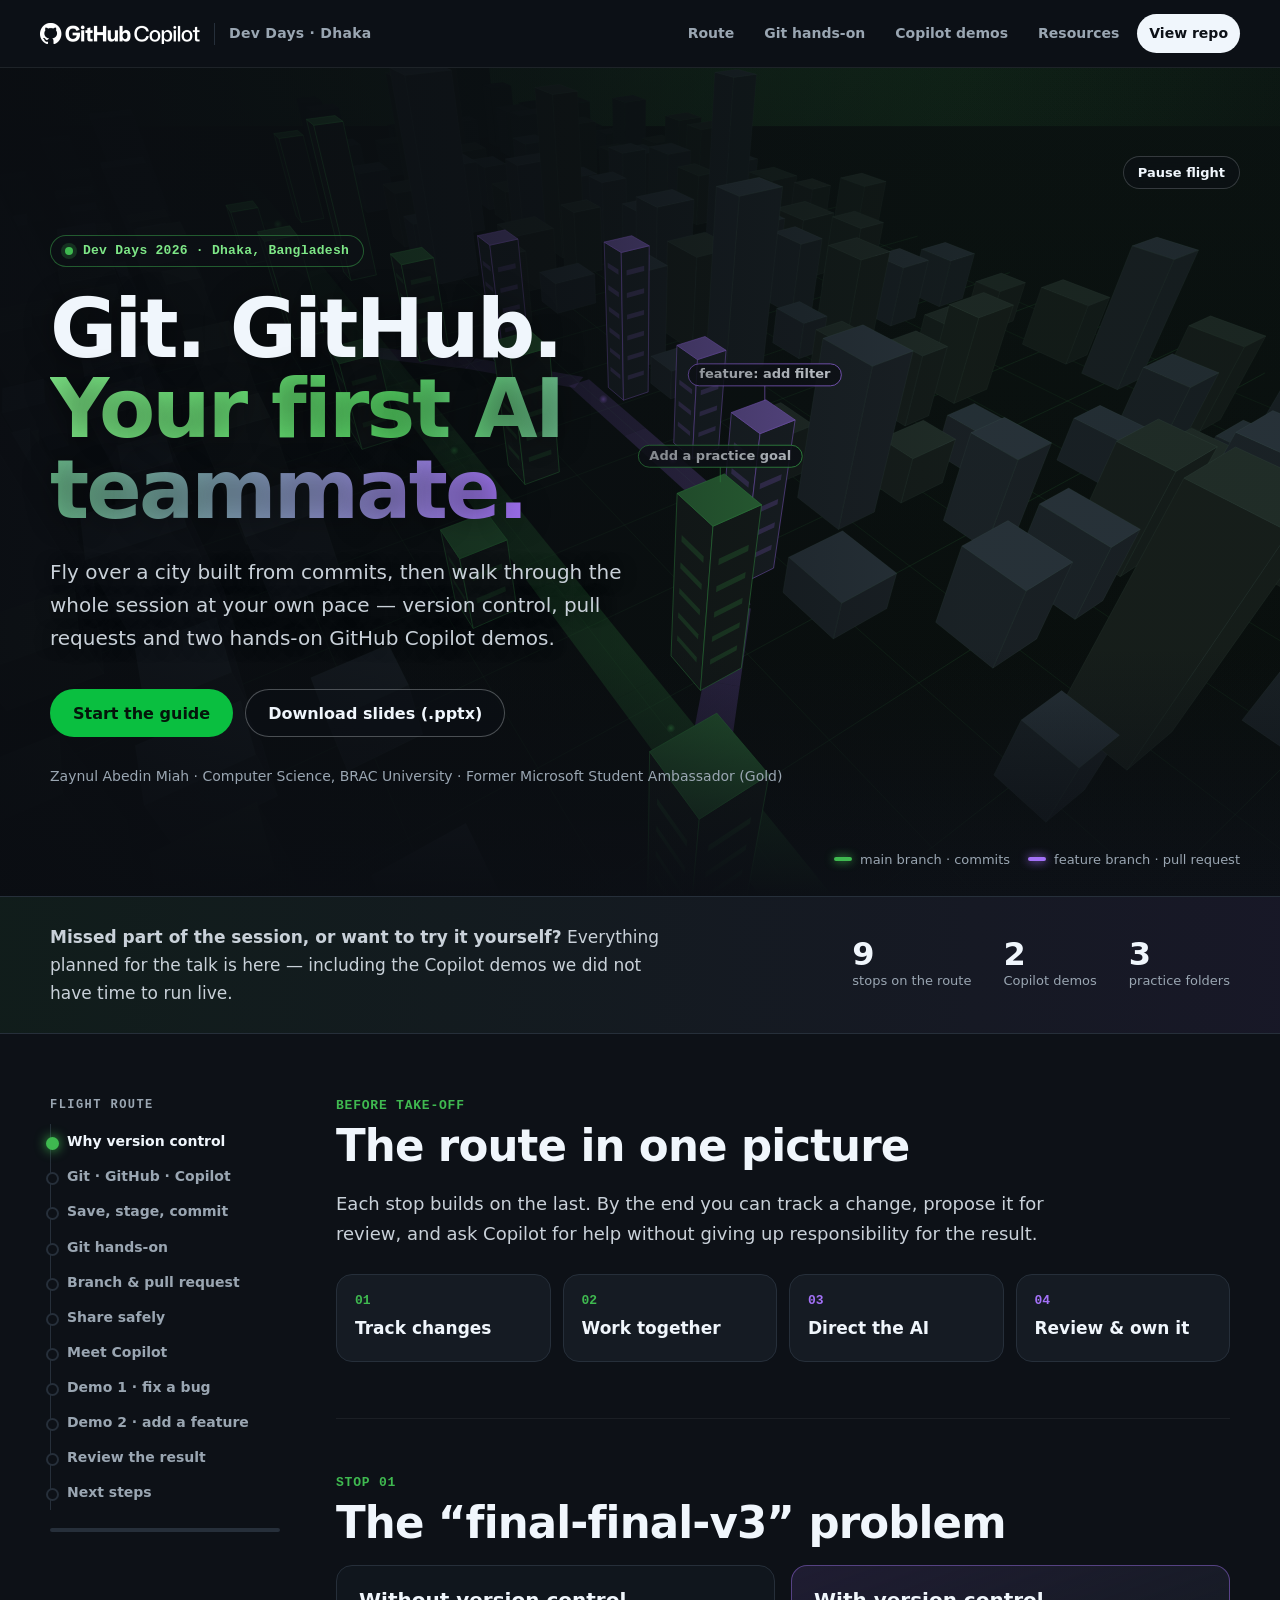
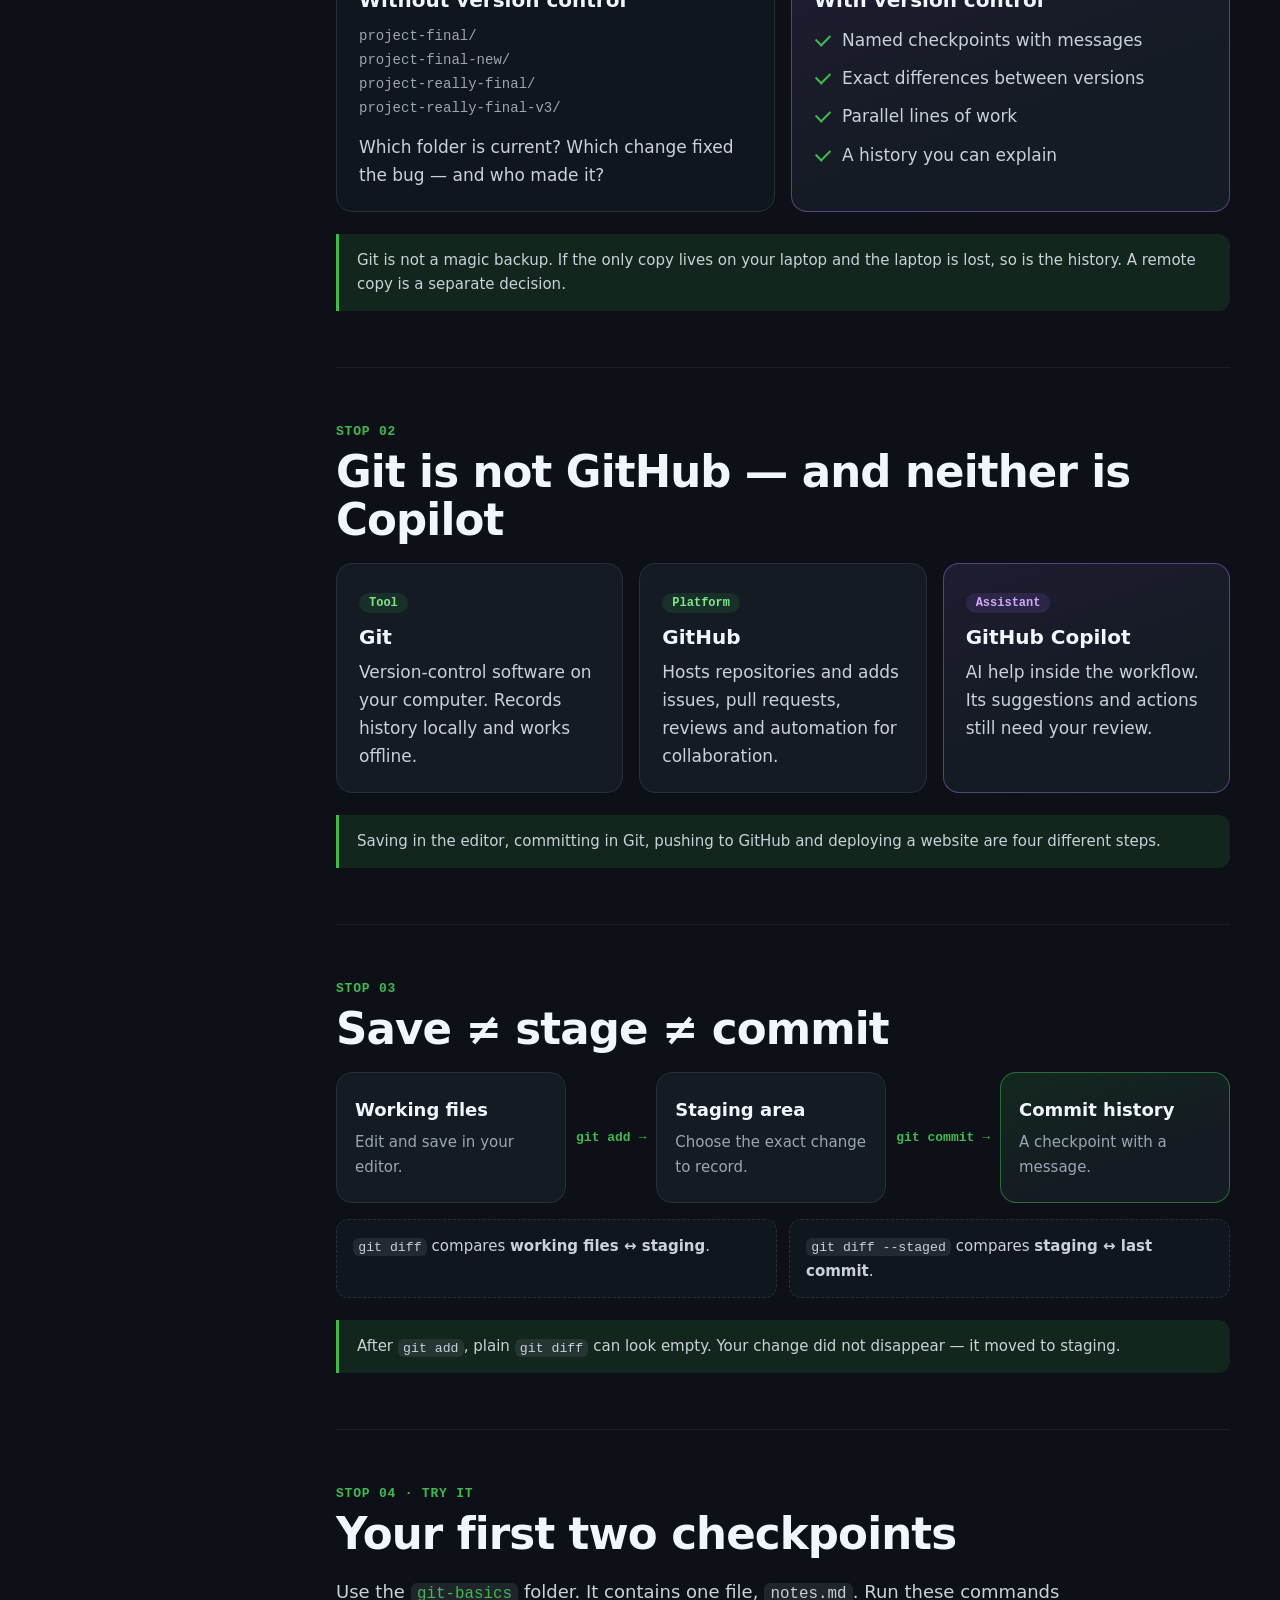
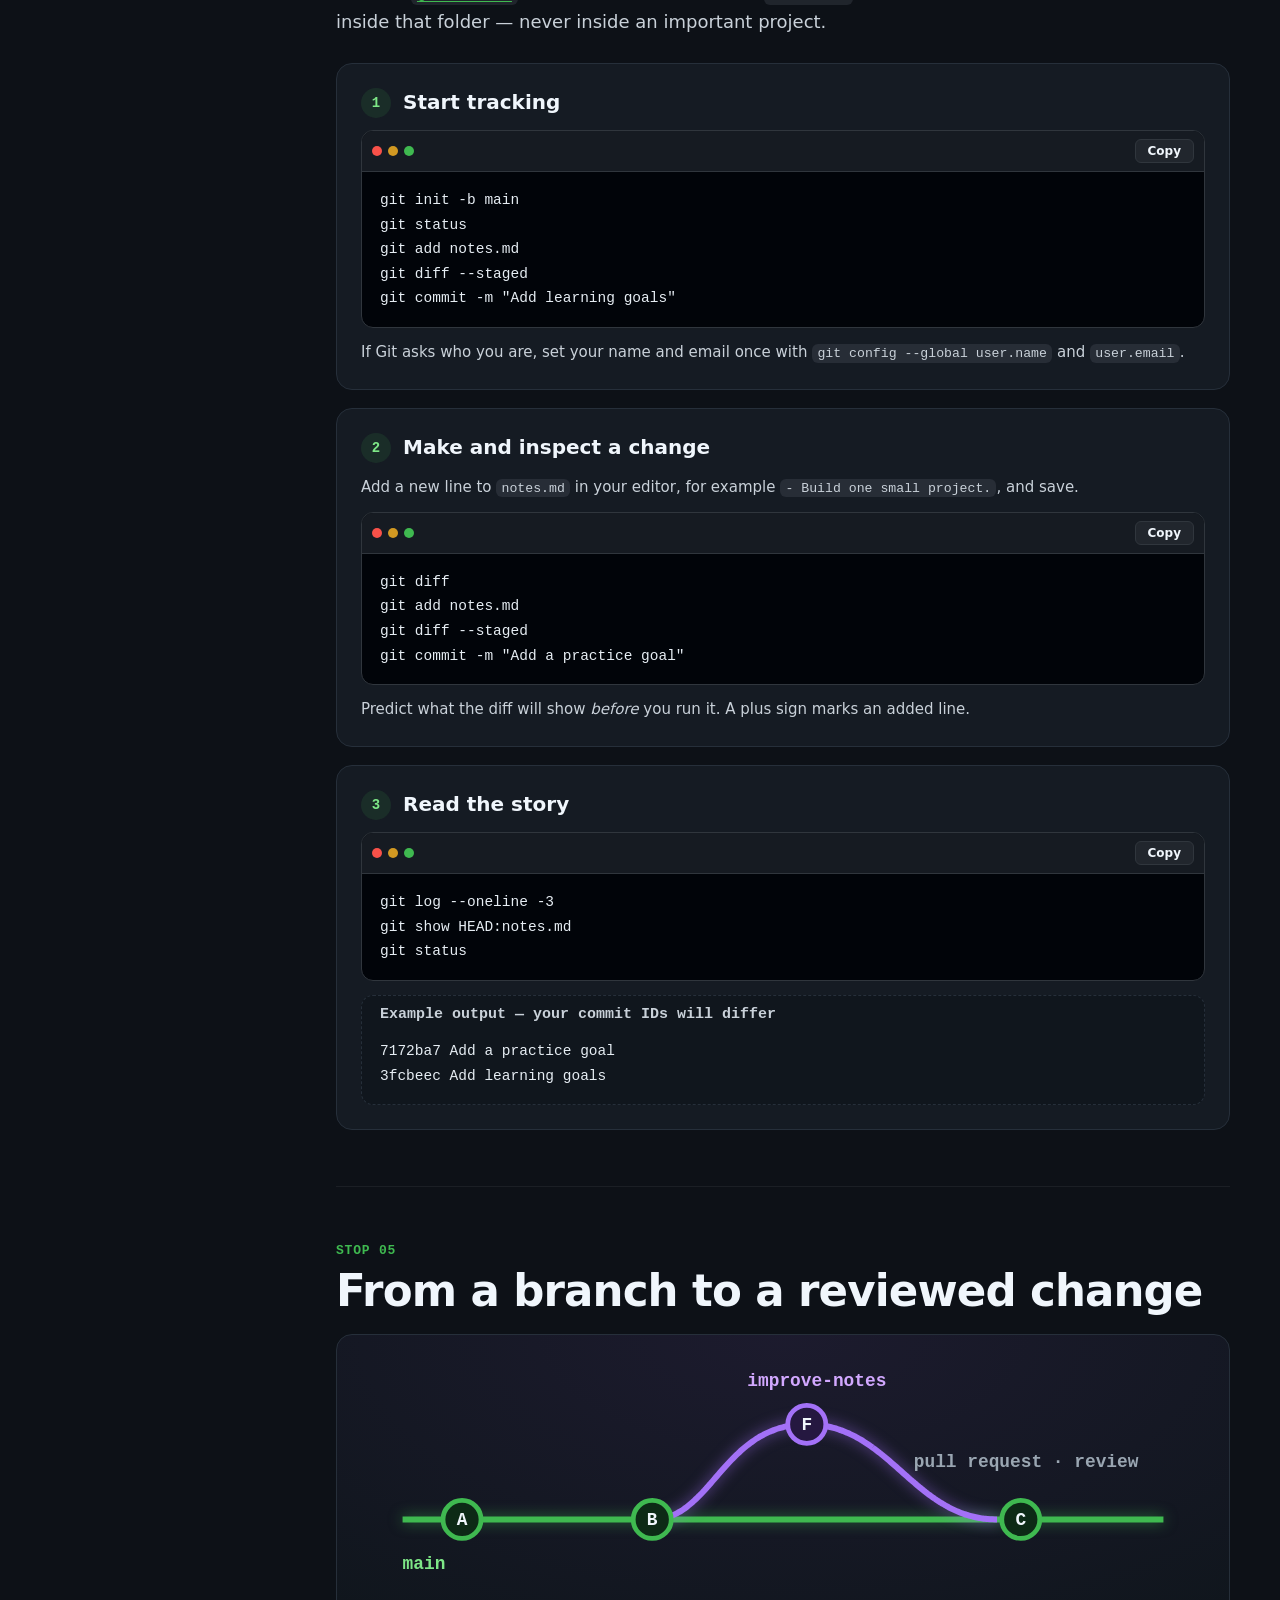
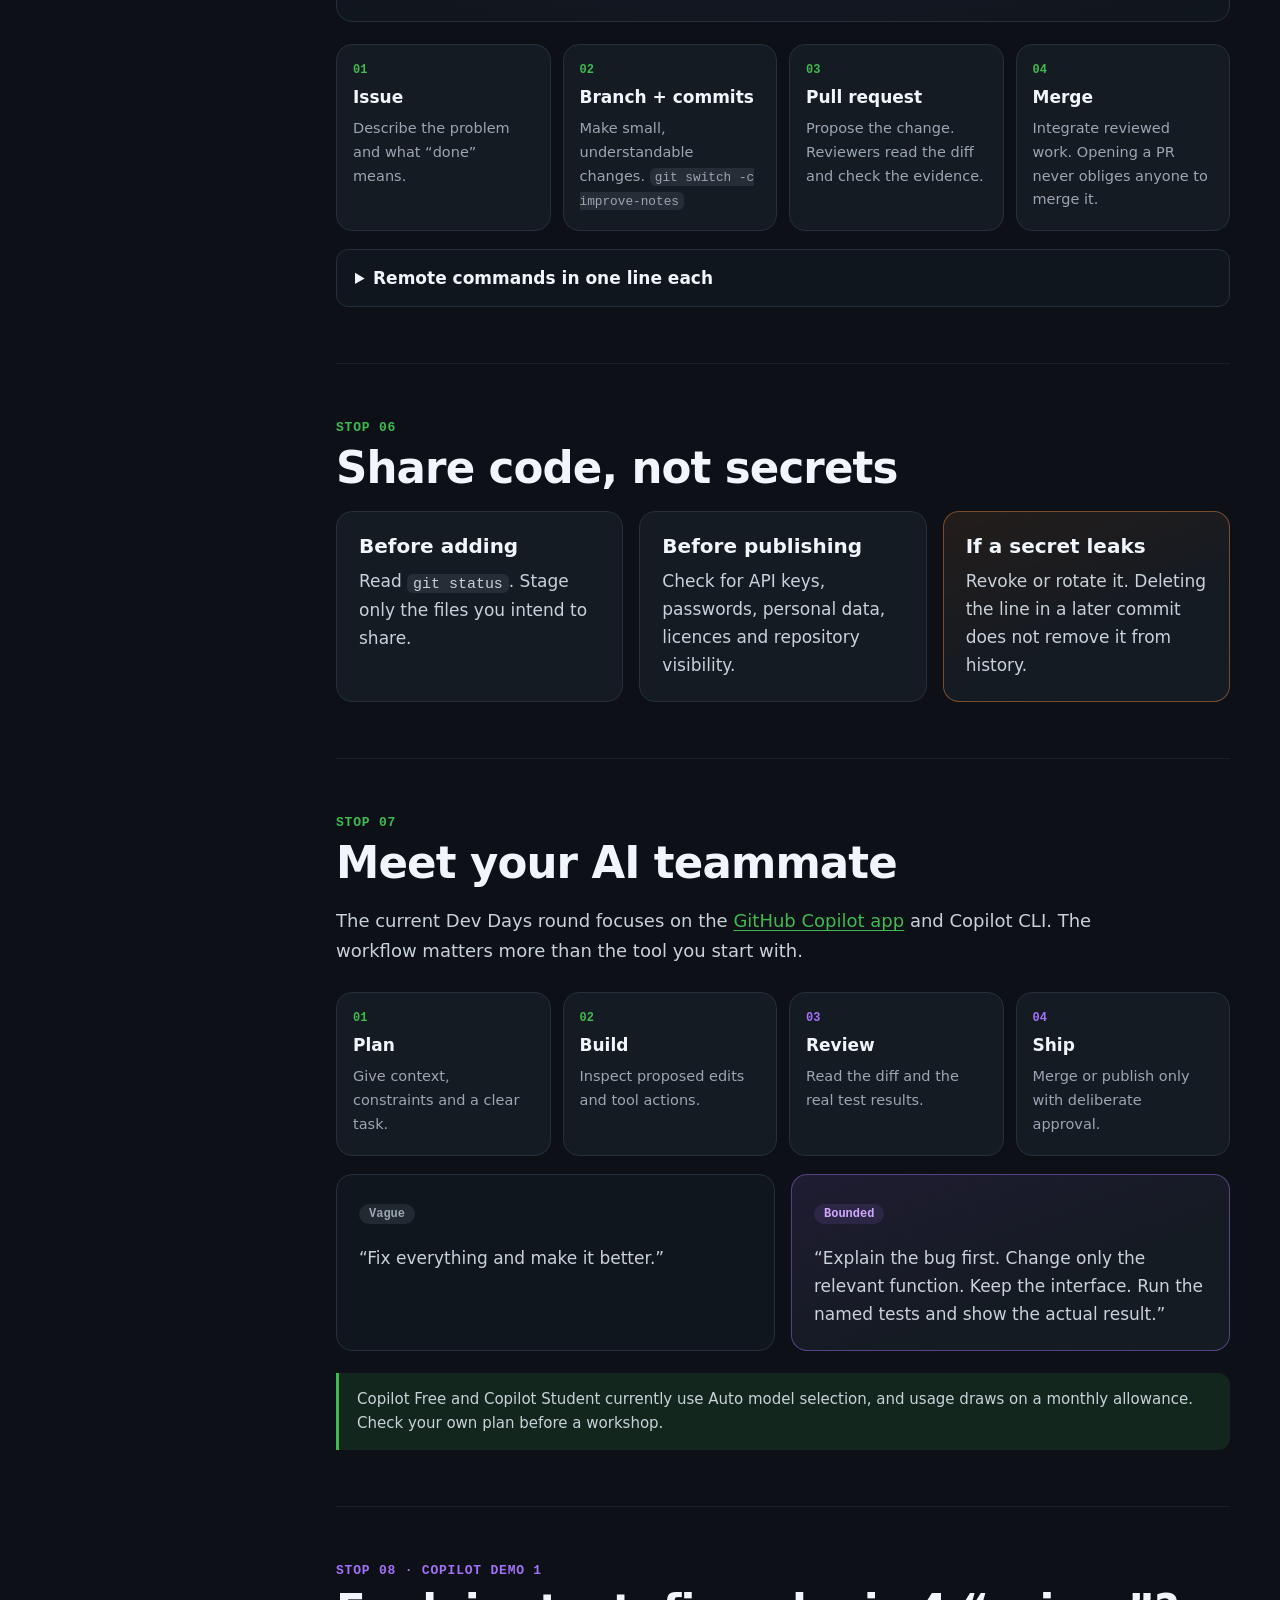
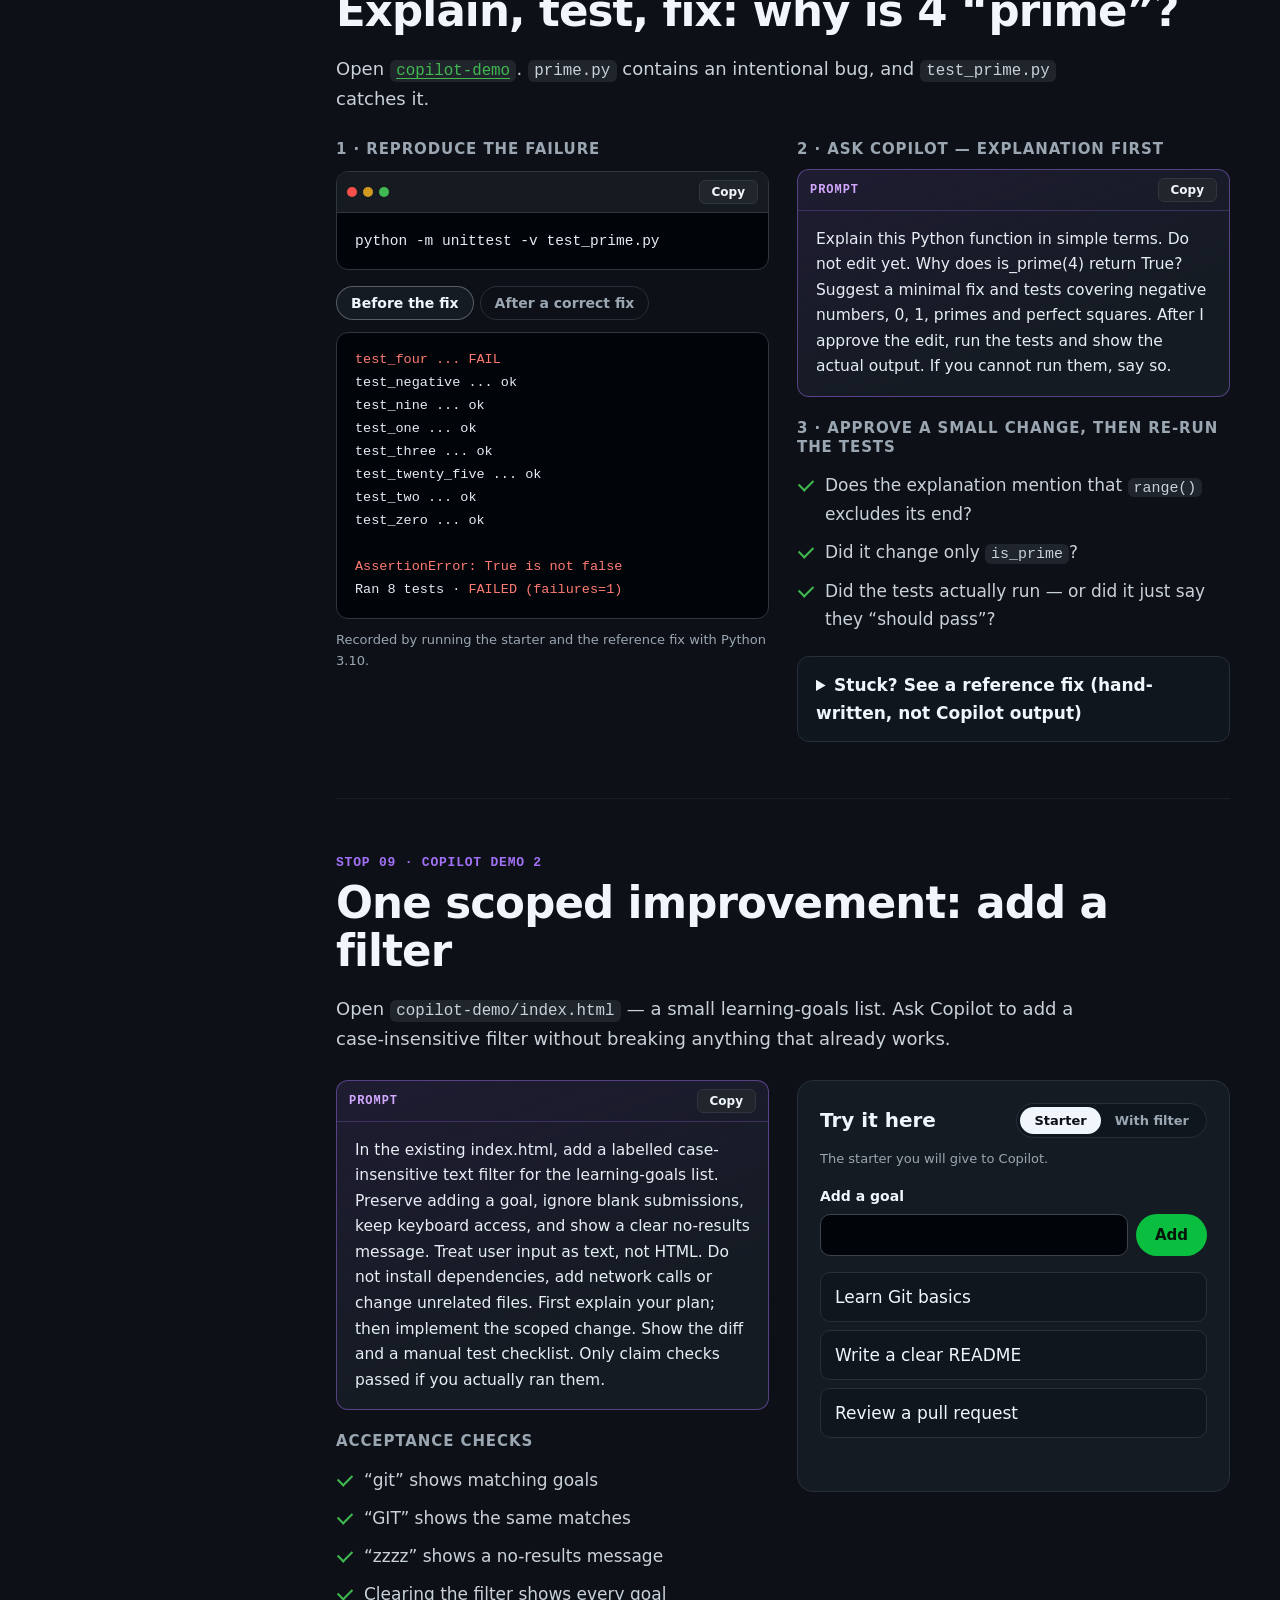
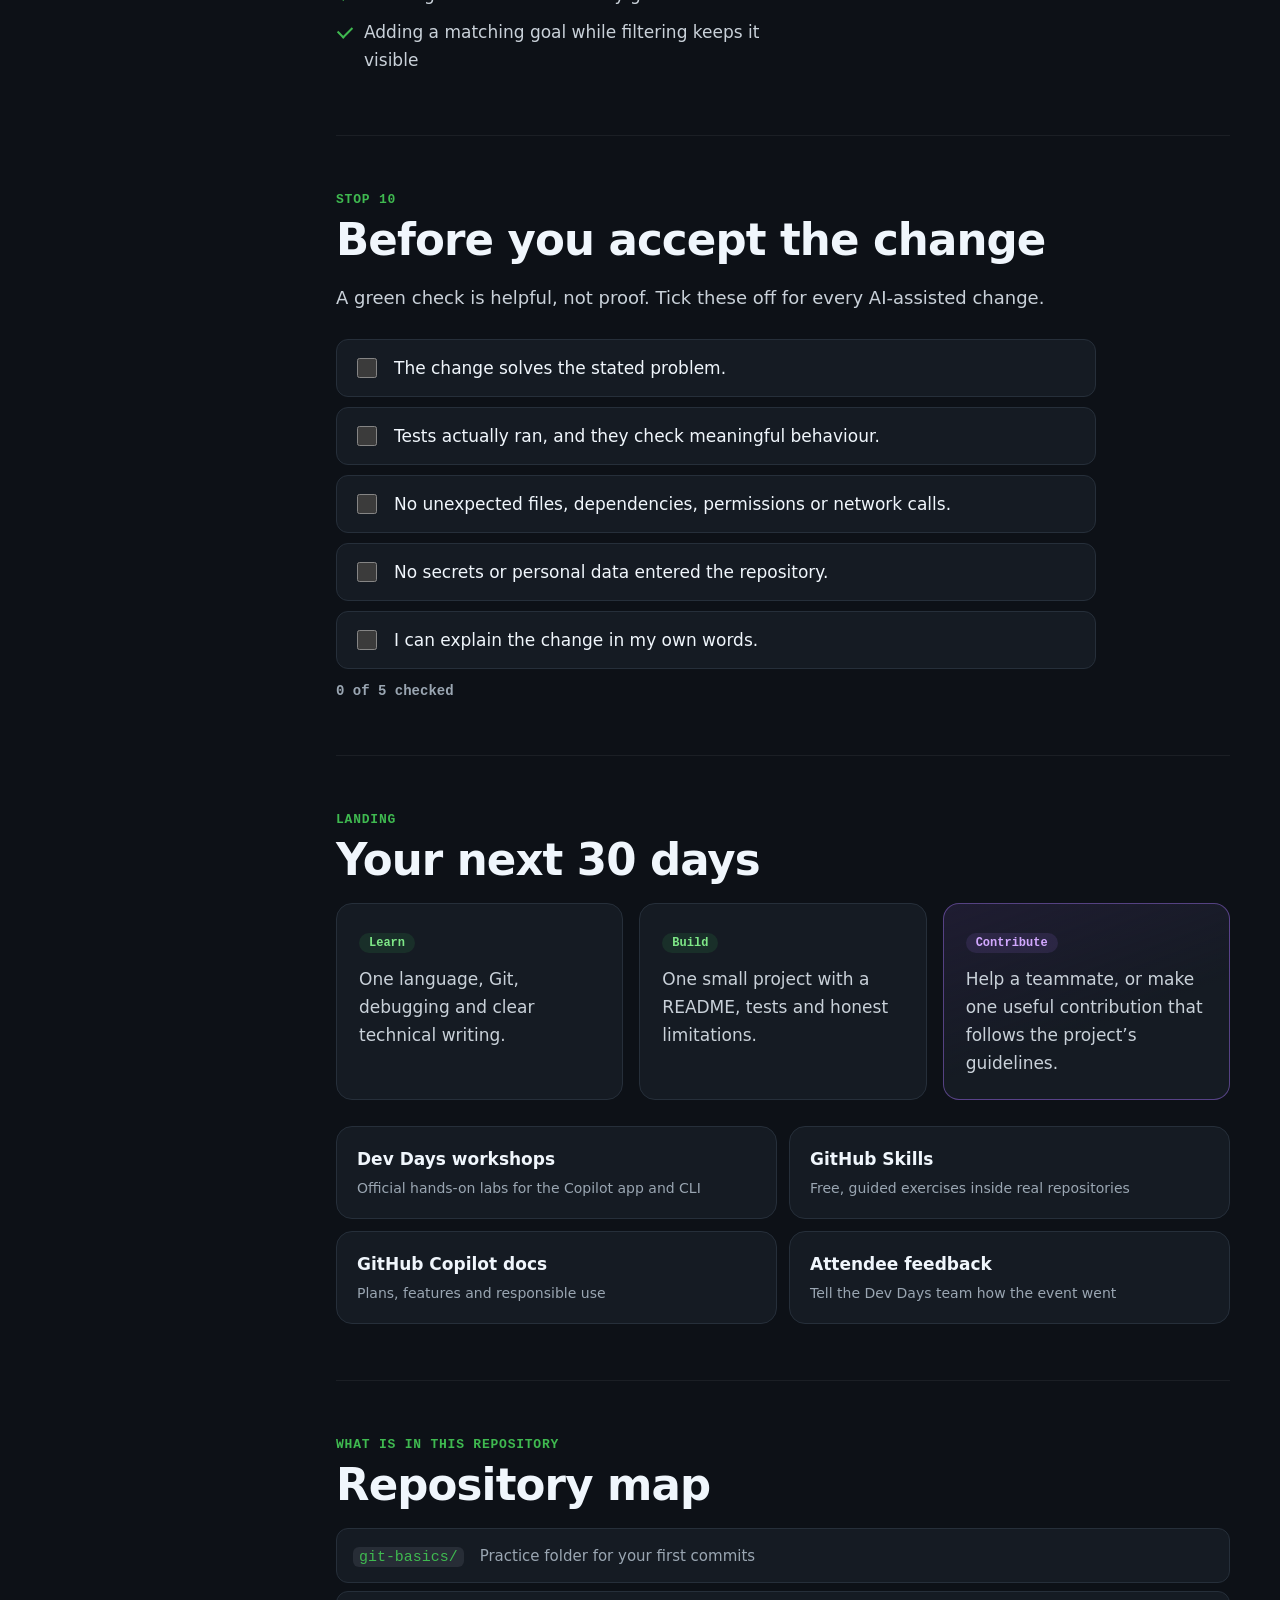
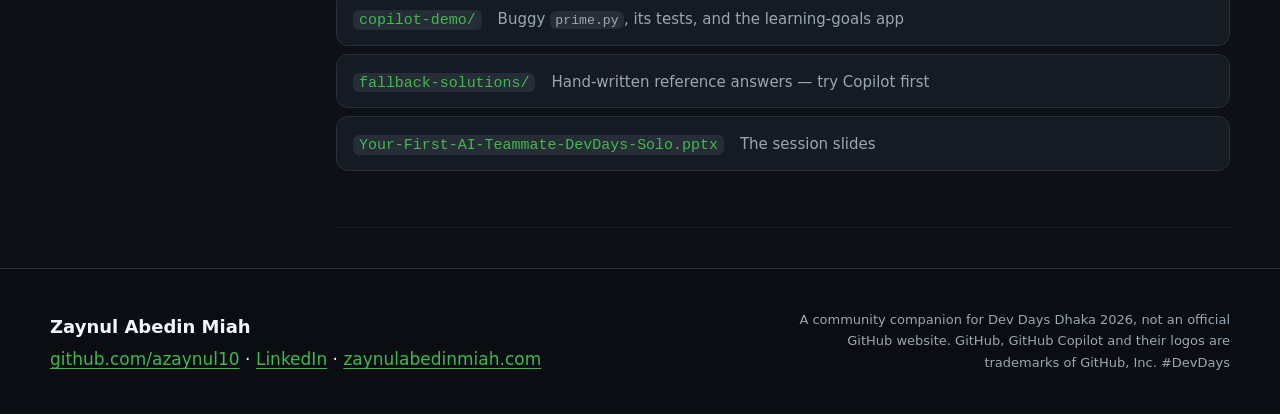
<file: index.html>
<!doctype html>
<html lang="en">
<head>
<meta charset="utf-8">
<meta name="viewport" content="width=device-width, initial-scale=1">
<title>Git, GitHub &amp; Your First AI Teammate — Dev Days Dhaka 2026</title>
<meta name="description" content="Companion guide to Zaynul Abedin Miah's Dev Days Dhaka 2026 session: version control, Git, GitHub, pull requests and two hands-on GitHub Copilot demos.">
<meta name="theme-color" content="#0d1117">
<meta property="og:type" content="website">
<meta property="og:title" content="Git, GitHub & Your First AI Teammate — Dev Days Dhaka 2026">
<meta property="og:description" content="Fly over the repository city, then follow the full session at your own pace: Git basics, pull requests and two GitHub Copilot demos.">
<meta property="og:image" content="https://azaynul10.github.io/Github_DevDays_2026/assets/social-preview.png">
<meta property="og:url" content="https://azaynul10.github.io/Github_DevDays_2026/">
<meta name="twitter:card" content="summary_large_image">
<link rel="icon" href="assets/github-mark-white.png">
<link rel="stylesheet" href="assets/site.css">
<script>document.documentElement.classList.add('js');</script>
</head>
<body>
<a class="skip" href="#guide">Skip to the guide</a>

<header class="topbar" id="top">
  <a class="brand" href="#top" aria-label="Back to top">
    <img src="assets/github-copilot-lockup-white.png" alt="GitHub Copilot" width="160" height="21">
    <span class="brand-divider" aria-hidden="true"></span>
    <span class="brand-event">Dev Days · Dhaka</span>
  </a>
  <nav class="topnav" aria-label="Sections">
    <a href="#route">Route</a>
    <a href="#hands-on">Git hands-on</a>
    <a href="#demo-1">Copilot demos</a>
    <a href="#next">Resources</a>
    <a class="topnav-cta" href="https://github.com/azaynul10/Github_DevDays_2026" rel="noopener">View repo</a>
  </nav>
</header>

<main>
<section class="hero" aria-labelledby="hero-title">
  <canvas id="flight-canvas" class="hero-canvas" aria-hidden="true"></canvas>
  <div class="hero-shade" aria-hidden="true"></div>
  <div class="hero-content">
    <p class="eyebrow"><span class="dot" aria-hidden="true"></span> Dev Days 2026 · Dhaka, Bangladesh</p>
    <h1 id="hero-title">Git. GitHub.<br><span class="accent">Your first AI teammate.</span></h1>
    <p class="hero-lead">Fly over a city built from commits, then walk through the whole session at your own pace — version control, pull requests and two hands-on GitHub Copilot demos.</p>
    <div class="hero-actions">
      <a class="btn btn-primary" href="#route">Start the guide</a>
      <a class="btn btn-ghost" href="Your-First-AI-Teammate-DevDays-Solo.pptx" download>Download slides (.pptx)</a>
    </div>
    <p class="hero-byline">Zaynul Abedin Miah · Computer Science, BRAC University · Former Microsoft Student Ambassador (Gold)</p>
  </div>
  <div class="hero-legend" aria-hidden="true">
    <span><i class="swatch swatch-main"></i>main branch · commits</span>
    <span><i class="swatch swatch-feature"></i>feature branch · pull request</span>
  </div>
  <button class="flight-toggle" id="flight-toggle" type="button" aria-pressed="false"><span>Pause flight</span></button>
  <p class="sr-only">Decorative animation: a drone camera flies over a 3D city where each tower is a commit. A green main street and a purple feature branch merge through a pull request.</p>
</section>

<section class="intro-strip" aria-label="About this page">
  <div class="wrap intro-grid">
    <p><strong>Missed part of the session, or want to try it yourself?</strong> Everything planned for the talk is here — including the Copilot demos we did not have time to run live.</p>
    <ul class="stats">
      <li><b>9</b><span>stops on the route</span></li>
      <li><b>2</b><span>Copilot demos</span></li>
      <li><b>3</b><span>practice folders</span></li>
    </ul>
  </div>
</section>

<div class="layout wrap" id="guide">
  <aside class="rail" aria-label="Route progress">
    <p class="rail-title">Flight route</p>
    <ol class="rail-list">
      <li><a href="#why">Why version control</a></li>
      <li><a href="#three">Git · GitHub · Copilot</a></li>
      <li><a href="#zones">Save, stage, commit</a></li>
      <li><a href="#hands-on">Git hands-on</a></li>
      <li><a href="#branch">Branch &amp; pull request</a></li>
      <li><a href="#safety">Share safely</a></li>
      <li><a href="#copilot">Meet Copilot</a></li>
      <li><a href="#demo-1">Demo 1 · fix a bug</a></li>
      <li><a href="#demo-2">Demo 2 · add a feature</a></li>
      <li><a href="#review">Review the result</a></li>
      <li><a href="#next">Next steps</a></li>
    </ol>
    <div class="rail-progress" aria-hidden="true"><span id="rail-progress-bar"></span></div>
  </aside>

  <div class="content">
    <section class="section" id="route" aria-labelledby="route-title">
      <p class="kicker">Before take-off</p>
      <h2 id="route-title">The route in one picture</h2>
      <p class="lead">Each stop builds on the last. By the end you can track a change, propose it for review, and ask Copilot for help without giving up responsibility for the result.</p>
      <ol class="waypoints">
        <li><a href="#why"><span>01</span>Track changes</a></li>
        <li><a href="#branch"><span>02</span>Work together</a></li>
        <li><a href="#demo-1"><span>03</span>Direct the AI</a></li>
        <li><a href="#review"><span>04</span>Review &amp; own it</a></li>
      </ol>
    </section>

    <section class="section reveal" id="why" aria-labelledby="why-title">
      <p class="kicker">Stop 01</p>
      <h2 id="why-title">The “final-final-v3” problem</h2>
      <div class="compare">
        <article class="card card-muted">
          <h3>Without version control</h3>
          <pre class="files">project-final/
project-final-new/
project-really-final/
project-really-final-v3/</pre>
          <p>Which folder is current? Which change fixed the bug — and who made it?</p>
        </article>
        <article class="card card-accent">
          <h3>With version control</h3>
          <ul class="ticks">
            <li>Named checkpoints with messages</li>
            <li>Exact differences between versions</li>
            <li>Parallel lines of work</li>
            <li>A history you can explain</li>
          </ul>
        </article>
      </div>
      <p class="note">Git is not a magic backup. If the only copy lives on your laptop and the laptop is lost, so is the history. A remote copy is a separate decision.</p>
    </section>

    <section class="section reveal" id="three" aria-labelledby="three-title">
      <p class="kicker">Stop 02</p>
      <h2 id="three-title">Git is not GitHub — and neither is Copilot</h2>
      <div class="cards-3">
        <article class="card"><span class="tag tag-green">Tool</span><h3>Git</h3><p>Version-control software on your computer. Records history locally and works offline.</p></article>
        <article class="card"><span class="tag tag-green">Platform</span><h3>GitHub</h3><p>Hosts repositories and adds issues, pull requests, reviews and automation for collaboration.</p></article>
        <article class="card card-accent"><span class="tag tag-purple">Assistant</span><h3>GitHub Copilot</h3><p>AI help inside the workflow. Its suggestions and actions still need your review.</p></article>
      </div>
      <p class="note">Saving in the editor, committing in Git, pushing to GitHub and deploying a website are four different steps.</p>
    </section>

    <section class="section reveal" id="zones" aria-labelledby="zones-title">
      <p class="kicker">Stop 03</p>
      <h2 id="zones-title">Save ≠ stage ≠ commit</h2>
      <div class="zones" role="list">
        <div class="zone" role="listitem"><b>Working files</b><span>Edit and save in your editor.</span></div>
        <div class="zone-arrow" aria-hidden="true">git add →</div>
        <div class="zone" role="listitem"><b>Staging area</b><span>Choose the exact change to record.</span></div>
        <div class="zone-arrow" aria-hidden="true">git commit →</div>
        <div class="zone zone-accent" role="listitem"><b>Commit history</b><span>A checkpoint with a message.</span></div>
      </div>
      <div class="diffnote">
        <p><code>git diff</code> compares <b>working files ↔ staging</b>.</p>
        <p><code>git diff --staged</code> compares <b>staging ↔ last commit</b>.</p>
      </div>
      <p class="note">After <code>git add</code>, plain <code>git diff</code> can look empty. Your change did not disappear — it moved to staging.</p>
    </section>

    <section class="section reveal" id="hands-on" aria-labelledby="hands-title">
      <p class="kicker">Stop 04 · Try it</p>
      <h2 id="hands-title">Your first two checkpoints</h2>
      <p class="lead">Use the <a href="https://github.com/azaynul10/Github_DevDays_2026/tree/main/git-basics" rel="noopener"><code>git-basics</code></a> folder. It contains one file, <code>notes.md</code>. Run these commands inside that folder — never inside an important project.</p>
      <div class="steps">
        <article class="step">
          <h3><span>1</span>Start tracking</h3>
          <div class="term" data-copy-source>
            <div class="term-bar"><i></i><i></i><i></i><button type="button" class="copy">Copy</button></div>
<pre><code>git init -b main
git status
git add notes.md
git diff --staged
git commit -m "Add learning goals"</code></pre>
          </div>
          <p>If Git asks who you are, set your name and email once with <code>git config --global user.name</code> and <code>user.email</code>.</p>
        </article>
        <article class="step">
          <h3><span>2</span>Make and inspect a change</h3>
          <p>Add a new line to <code>notes.md</code> in your editor, for example <code>- Build one small project.</code>, and save.</p>
          <div class="term" data-copy-source>
            <div class="term-bar"><i></i><i></i><i></i><button type="button" class="copy">Copy</button></div>
<pre><code>git diff
git add notes.md
git diff --staged
git commit -m "Add a practice goal"</code></pre>
          </div>
          <p>Predict what the diff will show <em>before</em> you run it. A plus sign marks an added line.</p>
        </article>
        <article class="step">
          <h3><span>3</span>Read the story</h3>
          <div class="term" data-copy-source>
            <div class="term-bar"><i></i><i></i><i></i><button type="button" class="copy">Copy</button></div>
<pre><code>git log --oneline -3
git show HEAD:notes.md
git status</code></pre>
          </div>
          <div class="sample">
            <p class="sample-label">Example output — your commit IDs will differ</p>
<pre>7172ba7 Add a practice goal
3fcbeec Add learning goals</pre>
          </div>
        </article>
      </div>
    </section>

    <section class="section reveal" id="branch" aria-labelledby="branch-title">
      <p class="kicker">Stop 05</p>
      <h2 id="branch-title">From a branch to a reviewed change</h2>
      <figure class="graph">
        <svg viewBox="0 0 720 210" role="img" aria-labelledby="graph-title graph-desc">
          <title id="graph-title">Branch and merge diagram</title>
          <desc id="graph-desc">Commits A and B on main. A feature branch improve-notes adds commit F, which is reviewed in a pull request and merged into main as commit C.</desc>
          <path d="M40 140 H680" class="g-main"/>
          <path d="M250 140 C300 140 310 60 380 60 C450 60 470 140 540 140" class="g-feature"/>
          <g class="g-node g-node-main"><circle cx="90" cy="140" r="16"/><text x="90" y="145">A</text></g>
          <g class="g-node g-node-main"><circle cx="250" cy="140" r="16"/><text x="250" y="145">B</text></g>
          <g class="g-node g-node-feature"><circle cx="380" cy="60" r="16"/><text x="380" y="65">F</text></g>
          <g class="g-node g-node-main"><circle cx="560" cy="140" r="16"/><text x="560" y="145">C</text></g>
          <text x="40" y="182" class="g-label g-label-main">main</text>
          <text x="330" y="28" class="g-label g-label-feature">improve-notes</text>
          <text x="470" y="96" class="g-label">pull request · review</text>
        </svg>
      </figure>
      <ol class="flow">
        <li><b>Issue</b><span>Describe the problem and what “done” means.</span></li>
        <li><b>Branch + commits</b><span>Make small, understandable changes. <code>git switch -c improve-notes</code></span></li>
        <li><b>Pull request</b><span>Propose the change. Reviewers read the diff and check the evidence.</span></li>
        <li><b>Merge</b><span>Integrate reviewed work. Opening a PR never obliges anyone to merge it.</span></li>
      </ol>
      <details class="more">
        <summary>Remote commands in one line each</summary>
        <ul>
          <li><code>git clone &lt;url&gt;</code> — make a local copy of a remote repository.</li>
          <li><code>git fetch</code> — download updates without changing your branch.</li>
          <li><code>git pull</code> — fetch and integrate updates (merge or rebase, depending on configuration).</li>
          <li><code>git push</code> — send your commits to a remote you have permission to write to.</li>
        </ul>
      </details>
    </section>

    <section class="section reveal" id="safety" aria-labelledby="safety-title">
      <p class="kicker">Stop 06</p>
      <h2 id="safety-title">Share code, not secrets</h2>
      <div class="cards-3">
        <article class="card"><h3>Before adding</h3><p>Read <code>git status</code>. Stage only the files you intend to share.</p></article>
        <article class="card"><h3>Before publishing</h3><p>Check for API keys, passwords, personal data, licences and repository visibility.</p></article>
        <article class="card card-warn"><h3>If a secret leaks</h3><p>Revoke or rotate it. Deleting the line in a later commit does not remove it from history.</p></article>
      </div>
    </section>

    <section class="section reveal" id="copilot" aria-labelledby="copilot-title">
      <p class="kicker">Stop 07</p>
      <h2 id="copilot-title">Meet your AI teammate</h2>
      <p class="lead">The current Dev Days round focuses on the <a href="https://gh.io/app" rel="noopener">GitHub Copilot app</a> and Copilot CLI. The workflow matters more than the tool you start with.</p>
      <ol class="loop">
        <li><b>Plan</b><span>Give context, constraints and a clear task.</span></li>
        <li><b>Build</b><span>Inspect proposed edits and tool actions.</span></li>
        <li><b>Review</b><span>Read the diff and the real test results.</span></li>
        <li><b>Ship</b><span>Merge or publish only with deliberate approval.</span></li>
      </ol>
      <div class="prompt-compare">
        <article class="card card-muted"><span class="tag">Vague</span><p>“Fix everything and make it better.”</p></article>
        <article class="card card-accent"><span class="tag tag-purple">Bounded</span><p>“Explain the bug first. Change only the relevant function. Keep the interface. Run the named tests and show the actual result.”</p></article>
      </div>
      <p class="note">Copilot Free and Copilot Student currently use Auto model selection, and usage draws on a monthly allowance. Check your own plan before a workshop.</p>
    </section>

    <section class="section reveal demo" id="demo-1" aria-labelledby="demo1-title">
      <p class="kicker">Stop 08 · Copilot demo 1</p>
      <h2 id="demo1-title">Explain, test, fix: why is 4 “prime”?</h2>
      <p class="lead">Open <a href="https://github.com/azaynul10/Github_DevDays_2026/tree/main/copilot-demo" rel="noopener"><code>copilot-demo</code></a>. <code>prime.py</code> contains an intentional bug, and <code>test_prime.py</code> catches it.</p>
      <div class="demo-grid">
        <div>
          <h3 class="mini">1 · Reproduce the failure</h3>
          <div class="term" data-copy-source>
            <div class="term-bar"><i></i><i></i><i></i><button type="button" class="copy">Copy</button></div>
<pre><code>python -m unittest -v test_prime.py</code></pre>
          </div>
          <div class="tabs" role="tablist" aria-label="Test output">
            <button type="button" role="tab" aria-selected="true" aria-controls="out-before" id="tab-before">Before the fix</button>
            <button type="button" role="tab" aria-selected="false" aria-controls="out-after" id="tab-after" tabindex="-1">After a correct fix</button>
          </div>
          <div class="term term-output" role="tabpanel" id="out-before" aria-labelledby="tab-before">
<pre><span class="t-fail">test_four ... FAIL</span>
test_negative ... ok
test_nine ... ok
test_one ... ok
test_three ... ok
test_twenty_five ... ok
test_two ... ok
test_zero ... ok

<span class="t-fail">AssertionError: True is not false</span>
Ran 8 tests · <span class="t-fail">FAILED (failures=1)</span></pre>
          </div>
          <div class="term term-output" role="tabpanel" id="out-after" aria-labelledby="tab-after" hidden>
<pre><span class="t-ok">test_four ... ok</span>
test_negative ... ok
test_nine ... ok
test_one ... ok
test_three ... ok
test_twenty_five ... ok
test_two ... ok
test_zero ... ok

Ran 8 tests · <span class="t-ok">OK</span></pre>
          </div>
          <p class="fine">Recorded by running the starter and the reference fix with Python 3.10.</p>
        </div>
        <div>
          <h3 class="mini">2 · Ask Copilot — explanation first</h3>
          <div class="prompt" data-copy-source>
            <div class="prompt-bar">Prompt<button type="button" class="copy">Copy</button></div>
            <p>Explain this Python function in simple terms. Do not edit yet. Why does is_prime(4) return True? Suggest a minimal fix and tests covering negative numbers, 0, 1, primes and perfect squares. After I approve the edit, run the tests and show the actual output. If you cannot run them, say so.</p>
          </div>
          <h3 class="mini">3 · Approve a small change, then re-run the tests</h3>
          <ul class="ticks">
            <li>Does the explanation mention that <code>range()</code> excludes its end?</li>
            <li>Did it change only <code>is_prime</code>?</li>
            <li>Did the tests actually run — or did it just say they “should pass”?</li>
          </ul>
          <details class="more">
            <summary>Stuck? See a reference fix (hand-written, not Copilot output)</summary>
<pre class="code"><code>from math import isqrt

def is_prime(n):
    if n &lt; 2:
        return False
    for divisor in range(2, isqrt(n) + 1):
        if n % divisor == 0:
            return False
    return True</code></pre>
          </details>
        </div>
      </div>
    </section>

    <section class="section reveal demo" id="demo-2" aria-labelledby="demo2-title">
      <p class="kicker">Stop 09 · Copilot demo 2</p>
      <h2 id="demo2-title">One scoped improvement: add a filter</h2>
      <p class="lead">Open <code>copilot-demo/index.html</code> — a small learning-goals list. Ask Copilot to add a case-insensitive filter without breaking anything that already works.</p>
      <div class="demo-grid">
        <div>
          <div class="prompt" data-copy-source>
            <div class="prompt-bar">Prompt<button type="button" class="copy">Copy</button></div>
            <p>In the existing index.html, add a labelled case-insensitive text filter for the learning-goals list. Preserve adding a goal, ignore blank submissions, keep keyboard access, and show a clear no-results message. Treat user input as text, not HTML. Do not install dependencies, add network calls or change unrelated files. First explain your plan; then implement the scoped change. Show the diff and a manual test checklist. Only claim checks passed if you actually ran them.</p>
          </div>
          <h3 class="mini">Acceptance checks</h3>
          <ul class="ticks" id="demo2-checks">
            <li>“git” shows matching goals</li>
            <li>“GIT” shows the same matches</li>
            <li>“zzzz” shows a no-results message</li>
            <li>Clearing the filter shows every goal</li>
            <li>Adding a matching goal while filtering keeps it visible</li>
          </ul>
        </div>
        <div class="playground" aria-labelledby="play-title">
          <div class="play-head">
            <h3 id="play-title">Try it here</h3>
            <div class="segmented" role="group" aria-label="Version">
              <button type="button" aria-pressed="true" data-mode="starter">Starter</button>
              <button type="button" aria-pressed="false" data-mode="reference">With filter</button>
            </div>
          </div>
          <p class="fine" id="play-note">The starter you will give to Copilot.</p>
          <form class="play-form" id="play-add">
            <label for="play-goal">Add a goal</label>
            <div class="row"><input id="play-goal" autocomplete="off" maxlength="150"><button type="submit" class="btn btn-small">Add</button></div>
          </form>
          <div class="play-filter" id="play-filter" hidden>
            <label for="play-query">Filter goals</label>
            <input id="play-query" type="search" autocomplete="off">
          </div>
          <ul class="play-list" id="play-list"></ul>
          <p class="play-status" id="play-status" role="status" aria-live="polite"></p>
        </div>
      </div>
    </section>

    <section class="section reveal" id="review" aria-labelledby="review-title">
      <p class="kicker">Stop 10</p>
      <h2 id="review-title">Before you accept the change</h2>
      <p class="lead">A green check is helpful, not proof. Tick these off for every AI-assisted change.</p>
      <ul class="checklist" id="review-list">
        <li><label><input type="checkbox"> The change solves the stated problem.</label></li>
        <li><label><input type="checkbox"> Tests actually ran, and they check meaningful behaviour.</label></li>
        <li><label><input type="checkbox"> No unexpected files, dependencies, permissions or network calls.</label></li>
        <li><label><input type="checkbox"> No secrets or personal data entered the repository.</label></li>
        <li><label><input type="checkbox"> I can explain the change in my own words.</label></li>
      </ul>
      <p class="checklist-progress" id="review-progress" aria-live="polite">0 of 5 checked</p>
    </section>

    <section class="section reveal" id="next" aria-labelledby="next-title">
      <p class="kicker">Landing</p>
      <h2 id="next-title">Your next 30 days</h2>
      <div class="cards-3">
        <article class="card"><span class="tag tag-green">Learn</span><p>One language, Git, debugging and clear technical writing.</p></article>
        <article class="card"><span class="tag tag-green">Build</span><p>One small project with a README, tests and honest limitations.</p></article>
        <article class="card card-accent"><span class="tag tag-purple">Contribute</span><p>Help a teammate, or make one useful contribution that follows the project’s guidelines.</p></article>
      </div>
      <ul class="links">
        <li><a href="https://github.github.com/dev-days/" rel="noopener"><b>Dev Days workshops</b><span>Official hands-on labs for the Copilot app and CLI</span></a></li>
        <li><a href="https://skills.github.com" rel="noopener"><b>GitHub Skills</b><span>Free, guided exercises inside real repositories</span></a></li>
        <li><a href="https://docs.github.com/en/copilot" rel="noopener"><b>GitHub Copilot docs</b><span>Plans, features and responsible use</span></a></li>
        <li><a href="https://gh.io/dev-days/feedback" rel="noopener"><b>Attendee feedback</b><span>Tell the Dev Days team how the event went</span></a></li>
      </ul>
    </section>

    <section class="section reveal" id="repo-map" aria-labelledby="map-title">
      <p class="kicker">What is in this repository</p>
      <h2 id="map-title">Repository map</h2>
      <ul class="tree">
        <li><a href="https://github.com/azaynul10/Github_DevDays_2026/tree/main/git-basics" rel="noopener"><code>git-basics/</code></a><span>Practice folder for your first commits</span></li>
        <li><a href="https://github.com/azaynul10/Github_DevDays_2026/tree/main/copilot-demo" rel="noopener"><code>copilot-demo/</code></a><span>Buggy <code>prime.py</code>, its tests, and the learning-goals app</span></li>
        <li><a href="https://github.com/azaynul10/Github_DevDays_2026/tree/main/fallback-solutions" rel="noopener"><code>fallback-solutions/</code></a><span>Hand-written reference answers — try Copilot first</span></li>
        <li><a href="Your-First-AI-Teammate-DevDays-Solo.pptx" download><code>Your-First-AI-Teammate-DevDays-Solo.pptx</code></a><span>The session slides</span></li>
      </ul>
    </section>
  </div>
</div>
</main>

<footer class="footer">
  <div class="wrap footer-grid">
    <div>
      <p class="footer-name">Zaynul Abedin Miah</p>
      <p><a href="https://github.com/azaynul10" rel="noopener">github.com/azaynul10</a> · <a href="https://www.linkedin.com/in/zaynul-abedin-miah/" rel="noopener">LinkedIn</a> · <a href="https://zaynulabedinmiah.com" rel="noopener">zaynulabedinmiah.com</a></p>
    </div>
    <p class="fine">A community companion for Dev Days Dhaka 2026, not an official GitHub website. GitHub, GitHub Copilot and their logos are trademarks of GitHub, Inc. #DevDays</p>
  </div>
</footer>

<script src="assets/drone.js" defer></script>
<script src="assets/site.js" defer></script>
</body>
</html>
</file>
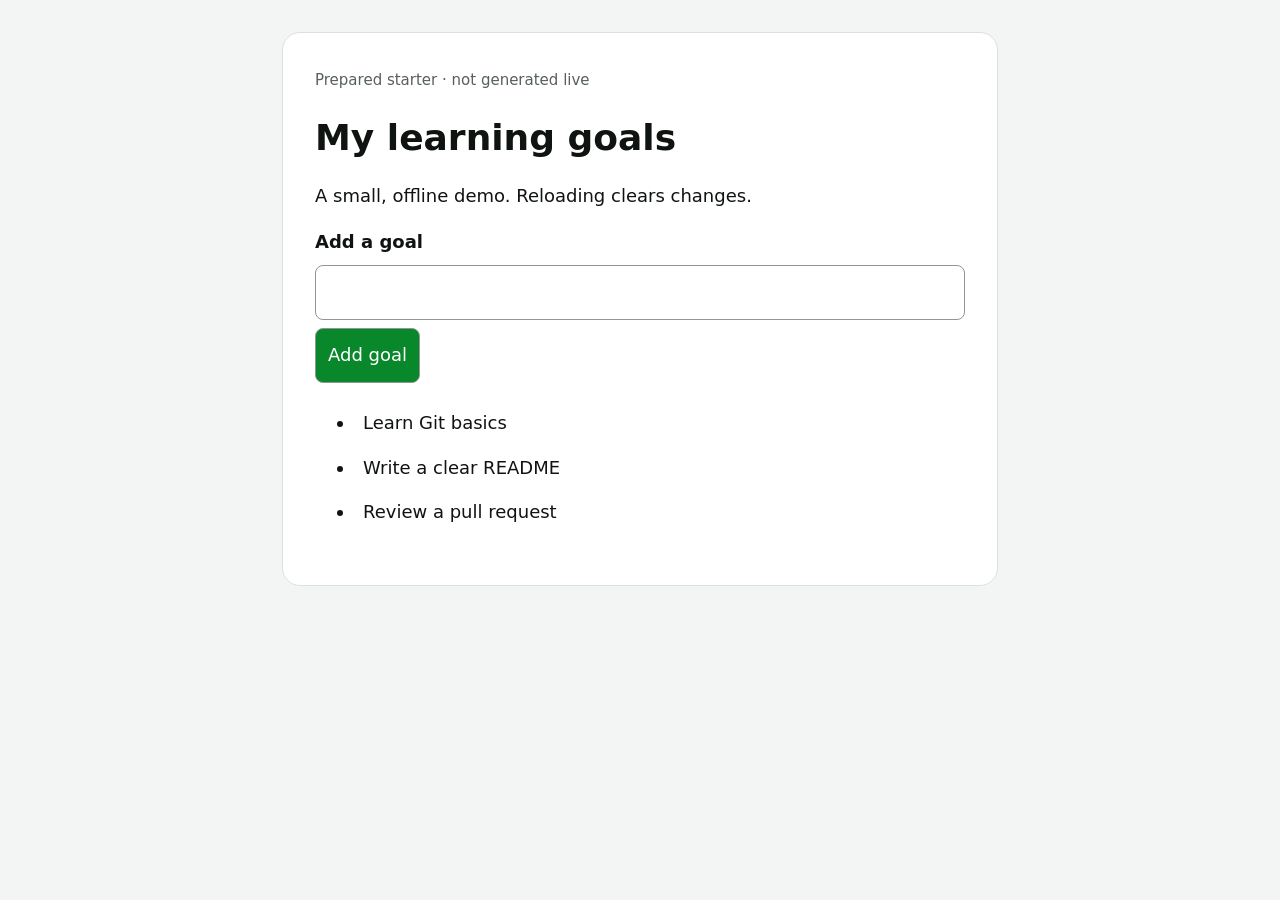
<file: copilot-demo/index.html>
<!doctype html>
<html lang="en"><head><meta charset="utf-8"><meta name="viewport" content="width=device-width,initial-scale=1"><title>Learning Goals — Dev Days demo</title>
<style>body{font:18px/1.6 system-ui,sans-serif;background:#f2f5f3;color:#101411;margin:0;padding:32px}main{max-width:650px;margin:auto;background:white;padding:32px;border:1px solid #d8e3db;border-radius:18px}h1{line-height:1.1}label{display:block;font-weight:600}input,button{font:inherit;padding:12px;border:1px solid #909692;border-radius:8px}input{width:100%;box-sizing:border-box;margin:8px 0}button{background:#08872b;color:white;cursor:pointer}li{padding:8px}small{color:#57605a}*:focus-visible{outline:3px solid #8534f3;outline-offset:3px}</style></head>
<body><main><small>Prepared starter · not generated live</small><h1>My learning goals</h1><p>A small, offline demo. Reloading clears changes.</p><form id="add-form"><label for="goal">Add a goal</label><input id="goal" autocomplete="off" maxlength="150"><button>Add goal</button></form><ul id="goals"><li>Learn Git basics</li><li>Write a clear README</li><li>Review a pull request</li></ul><p id="status" role="status"></p></main>
<script>const form=document.getElementById('add-form'),input=document.getElementById('goal'),list=document.getElementById('goals'),status=document.getElementById('status');form.addEventListener('submit',event=>{event.preventDefault();const value=input.value.trim();if(!value){status.textContent='Enter a goal first.';return;}const item=document.createElement('li');item.textContent=value;list.append(item);input.value='';status.textContent='Goal added.';input.focus();});</script></body></html>
</file>
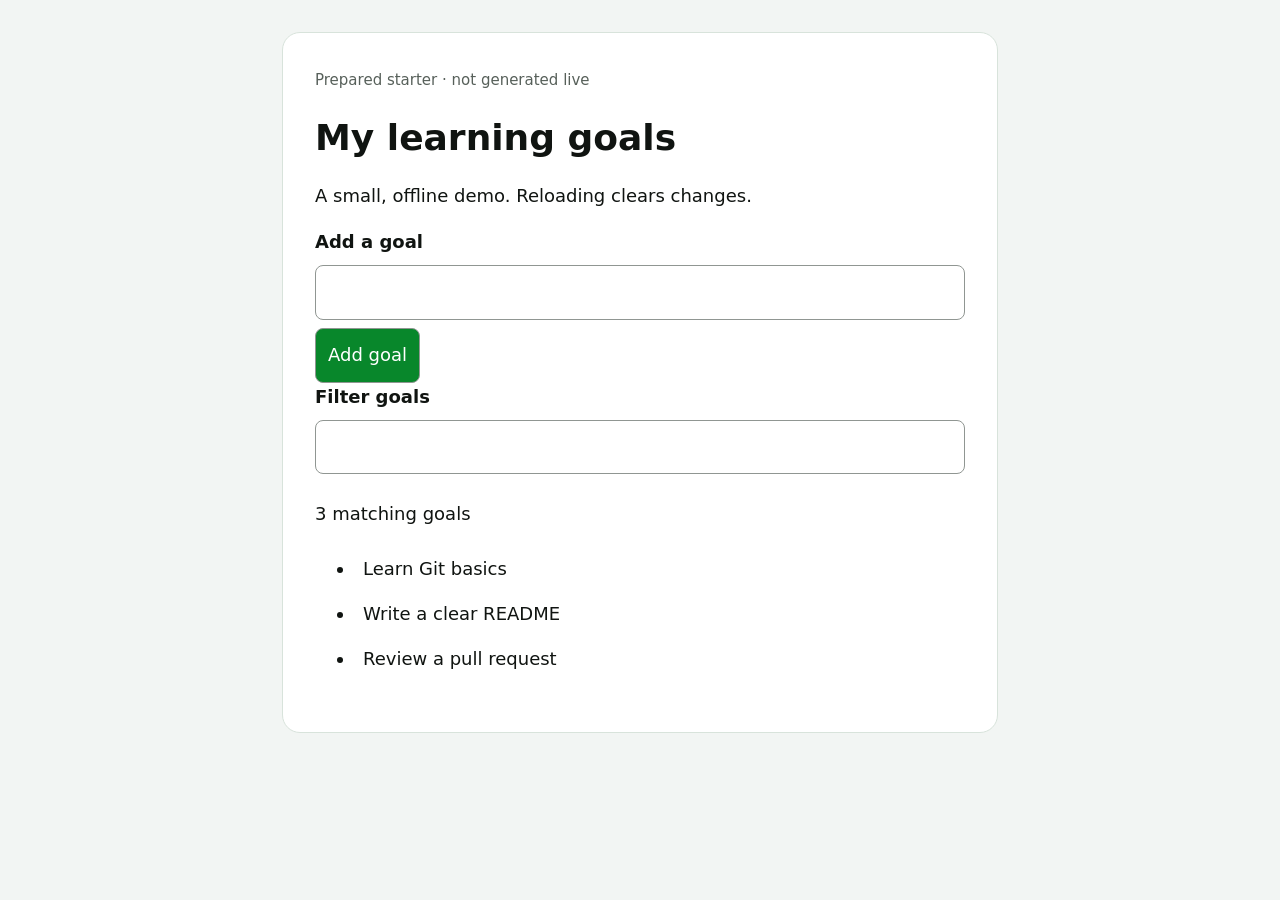
<file: fallback-solutions/index_filtered.html>
<!doctype html>
<html lang="en"><head><meta charset="utf-8"><meta name="viewport" content="width=device-width,initial-scale=1"><title>Learning Goals — Dev Days demo</title>
<style>body{font:18px/1.6 system-ui,sans-serif;background:#f2f5f3;color:#101411;margin:0;padding:32px}main{max-width:650px;margin:auto;background:white;padding:32px;border:1px solid #d8e3db;border-radius:18px}h1{line-height:1.1}label{display:block;font-weight:600}input,button{font:inherit;padding:12px;border:1px solid #909692;border-radius:8px}input{width:100%;box-sizing:border-box;margin:8px 0}button{background:#08872b;color:white;cursor:pointer}li{padding:8px}small{color:#57605a}*:focus-visible{outline:3px solid #8534f3;outline-offset:3px}</style></head>
<body><main><small>Prepared starter · not generated live</small><h1>My learning goals</h1><p>A small, offline demo. Reloading clears changes.</p><form id="add-form"><label for="goal">Add a goal</label><input id="goal" autocomplete="off" maxlength="150"><button>Add goal</button></form><label for="filter">Filter goals</label><input id="filter" type="search" autocomplete="off"><p id="matches" role="status"></p><ul id="goals"><li>Learn Git basics</li><li>Write a clear README</li><li>Review a pull request</li></ul><p id="status" role="status"></p></main>
<script>const form=document.getElementById('add-form'),input=document.getElementById('goal'),list=document.getElementById('goals'),status=document.getElementById('status');form.addEventListener('submit',event=>{event.preventDefault();const value=input.value.trim();if(!value){status.textContent='Enter a goal first.';return;}const item=document.createElement('li');item.textContent=value;list.append(item);applyFilter();input.value='';status.textContent='Goal added.';input.focus();});const filter=document.getElementById("filter"),matches=document.getElementById("matches");function applyFilter(){const query=filter.value.trim().toLowerCase();let visible=0;for(const item of list.children){item.hidden=!item.textContent.toLowerCase().includes(query);if(!item.hidden)visible++;}matches.textContent=visible?visible+" matching goals":"No matching goals";}filter.addEventListener("input",applyFilter);applyFilter();</script></body></html>
</file>
<file: assets/site.css>
:root {
  --bg: #0d1117;
  --bg-2: #0a0d12;
  --panel: #151b23;
  --panel-2: #10161d;
  --line: #262f3a;
  --text: #f0f6fc;
  --muted: #9aa6b2;
  --green: #3fb950;
  --green-strong: #0abf40;
  --green-soft: rgba(63, 185, 80, 0.12);
  --purple: #a371f7;
  --purple-strong: #8534f3;
  --purple-soft: rgba(163, 113, 247, 0.12);
  --warn: #f0883e;
  --radius: 16px;
  --font: "Mona Sans", "Segoe UI", system-ui, -apple-system, Roboto, sans-serif;
  --mono: "Mona Sans Mono", "Cascadia Code", Consolas, ui-monospace, monospace;
  color-scheme: dark;
}

* { box-sizing: border-box; }
html { scroll-behavior: smooth; scroll-padding-top: 84px; }
body { margin: 0; background: var(--bg); color: var(--text); font: 17px/1.65 var(--font); -webkit-font-smoothing: antialiased; }
img { max-width: 100%; height: auto; }
a { color: var(--green); text-underline-offset: 3px; }
a:hover { color: #56d364; }
code { font-family: var(--mono); font-size: 0.88em; background: rgba(110, 118, 129, 0.2); padding: 0.12em 0.4em; border-radius: 6px; }
:focus-visible { outline: 3px solid var(--purple); outline-offset: 3px; border-radius: 6px; }
.sr-only { position: absolute; width: 1px; height: 1px; overflow: hidden; clip: rect(0 0 0 0); white-space: nowrap; }
.skip { position: absolute; left: 16px; top: -60px; z-index: 100; background: var(--text); color: var(--bg); padding: 10px 14px; border-radius: 8px; font-weight: 600; }
.skip:focus { top: 12px; }
.wrap { width: min(1180px, 100% - 48px); margin-inline: auto; }

/* Top bar */
.topbar { position: sticky; top: 0; z-index: 50; display: flex; align-items: center; justify-content: space-between; gap: 16px; padding: 14px clamp(16px, 4vw, 40px); background: rgba(13, 17, 23, 0.78); backdrop-filter: blur(14px) saturate(1.4); border-bottom: 1px solid rgba(240, 246, 252, 0.08); }
.brand { display: flex; align-items: center; gap: 14px; color: var(--text); text-decoration: none; }
.brand img { width: 160px; height: auto; display: block; }
.brand-divider { width: 1px; height: 22px; background: var(--line); }
.brand-event { font-size: 14px; font-weight: 600; color: var(--muted); letter-spacing: 0.02em; }
.topnav { display: flex; align-items: center; gap: 6px; }
.topnav a { color: var(--muted); text-decoration: none; font-size: 14px; font-weight: 600; padding: 8px 12px; border-radius: 999px; }
.topnav a:hover { color: var(--text); background: rgba(240, 246, 252, 0.06); }
.topnav .topnav-cta { color: var(--bg); background: var(--text); }
.topnav .topnav-cta:hover { color: var(--bg); background: #d0d7de; }

/* Hero */
.hero { position: relative; min-height: min(92vh, 860px); display: flex; align-items: flex-end; overflow: hidden; isolation: isolate; background: radial-gradient(120% 80% at 70% 70%, #12301f 0%, var(--bg-2) 60%); }
.hero-canvas { position: absolute; inset: 0; width: 100%; height: 100%; z-index: -2; display: block; }
.hero-shade { position: absolute; inset: 0; z-index: -1; background: linear-gradient(90deg, rgba(10, 13, 18, 0.92) 0%, rgba(10, 13, 18, 0.62) 42%, rgba(10, 13, 18, 0.08) 75%), linear-gradient(0deg, rgba(13, 17, 23, 1) 0%, rgba(13, 17, 23, 0) 30%); pointer-events: none; }
.hero-content { width: min(1180px, 100% - 48px); margin: 0 auto; padding: 120px 0 clamp(72px, 12vh, 120px); }
.eyebrow { display: inline-flex; align-items: center; gap: 10px; margin: 0 0 22px; padding: 6px 14px; border: 1px solid rgba(63, 185, 80, 0.45); border-radius: 999px; color: #7ee787; background: rgba(13, 17, 23, 0.55); font: 600 13px/1.4 var(--mono); letter-spacing: 0.02em; }
.dot { width: 8px; height: 8px; border-radius: 50%; background: var(--green); box-shadow: 0 0 0 4px rgba(63, 185, 80, 0.2); animation: pulse 2.4s ease-in-out infinite; }
@keyframes pulse { 50% { box-shadow: 0 0 0 8px rgba(63, 185, 80, 0); } }
.hero h1 { margin: 0; max-width: 820px; font-size: clamp(42px, 6.4vw, 84px); line-height: 0.98; letter-spacing: -0.035em; font-weight: 800; text-shadow: 0 2px 30px rgba(0, 0, 0, 0.45); }
.accent { background: linear-gradient(92deg, #7ee787 0%, #56d364 35%, #a371f7 100%); -webkit-background-clip: text; background-clip: text; color: transparent; }
.hero-lead { max-width: 600px; margin: 26px 0 0; color: #c9d1d9; font-size: clamp(17px, 1.6vw, 20px); text-shadow: 0 1px 16px rgba(0, 0, 0, 0.6); }
.hero-actions { display: flex; flex-wrap: wrap; gap: 12px; margin-top: 34px; }
.hero-byline { margin: 28px 0 0; color: var(--muted); font-size: 14px; }
.hero-legend { position: absolute; right: clamp(16px, 4vw, 40px); bottom: 26px; display: flex; gap: 18px; color: var(--muted); font-size: 13px; }
.hero-legend span { display: inline-flex; align-items: center; gap: 8px; }
.swatch { width: 18px; height: 4px; border-radius: 2px; display: inline-block; }
.swatch-main { background: var(--green); box-shadow: 0 0 10px var(--green); }
.swatch-feature { background: var(--purple); box-shadow: 0 0 10px var(--purple); }
.flight-toggle { position: absolute; right: clamp(16px, 4vw, 40px); top: 88px; padding: 8px 14px; border-radius: 999px; border: 1px solid rgba(240, 246, 252, 0.18); background: rgba(13, 17, 23, 0.6); color: var(--text); font: 600 13px var(--font); cursor: pointer; backdrop-filter: blur(8px); }
.flight-toggle:hover { border-color: rgba(240, 246, 252, 0.4); }

.btn { display: inline-flex; align-items: center; justify-content: center; gap: 8px; min-height: 48px; padding: 12px 22px; border-radius: 999px; font: 700 16px var(--font); text-decoration: none; cursor: pointer; border: 1px solid transparent; transition: transform 0.15s ease, background 0.15s ease; }
.btn:hover { transform: translateY(-1px); }
.btn-primary { background: var(--green-strong); color: #04150a; }
.btn-primary:hover { background: #2ad15a; color: #04150a; }
.btn-ghost { color: var(--text); border-color: rgba(240, 246, 252, 0.28); background: rgba(13, 17, 23, 0.45); }
.btn-ghost:hover { color: var(--text); border-color: rgba(240, 246, 252, 0.6); }
.btn-small { min-height: 42px; padding: 8px 18px; font-size: 15px; background: var(--green-strong); color: #04150a; }

/* Intro strip */
.intro-strip { border-block: 1px solid var(--line); background: linear-gradient(90deg, rgba(63, 185, 80, 0.07), rgba(163, 113, 247, 0.07)); }
.intro-grid { display: flex; align-items: center; justify-content: space-between; gap: 32px; padding: 26px 0; }
.intro-grid p { margin: 0; max-width: 620px; color: #c9d1d9; }
.stats { display: flex; gap: 32px; margin: 0; padding: 0; list-style: none; }
.stats li { display: flex; flex-direction: column; }
.stats b { font-size: 32px; line-height: 1; font-weight: 800; color: var(--text); }
.stats span { font-size: 13px; color: var(--muted); }

/* Layout */
.layout { display: grid; grid-template-columns: 230px minmax(0, 1fr); gap: 56px; padding: 64px 0 40px; }
.rail { position: sticky; top: 96px; align-self: start; }
.rail-title { margin: 0 0 12px; font: 700 12px var(--mono); text-transform: uppercase; letter-spacing: 0.12em; color: var(--muted); }
.rail-list { list-style: none; margin: 0; padding: 0 0 0 16px; border-left: 1px solid var(--line); counter-reset: stop; }
.rail-list li { counter-increment: stop; }
.rail-list a { position: relative; display: block; padding: 6px 0; color: var(--muted); text-decoration: none; font-size: 14px; font-weight: 600; }
.rail-list a::before { content: ""; position: absolute; left: -21px; top: 13px; width: 9px; height: 9px; border-radius: 50%; background: var(--bg); border: 2px solid var(--line); }
.rail-list a:hover { color: var(--text); }
.rail-list a.active { color: var(--text); }
.rail-list a.active::before { border-color: var(--green); background: var(--green); box-shadow: 0 0 12px var(--green); }
.rail-progress { margin-top: 18px; height: 4px; border-radius: 4px; background: var(--line); overflow: hidden; }
.rail-progress span { display: block; height: 100%; width: 0; background: linear-gradient(90deg, var(--green), var(--purple)); }

.section { padding: 56px 0; border-bottom: 1px solid rgba(240, 246, 252, 0.06); }
.section:first-child { padding-top: 0; }
.kicker { margin: 0 0 10px; font: 700 13px var(--mono); color: var(--green); letter-spacing: 0.06em; text-transform: uppercase; }
.demo .kicker { color: var(--purple); }
h2 { margin: 0 0 18px; font-size: clamp(30px, 3.4vw, 44px); line-height: 1.1; letter-spacing: -0.02em; }
h3 { margin: 0 0 8px; font-size: 20px; line-height: 1.25; }
.mini { font-size: 15px; color: var(--muted); text-transform: uppercase; letter-spacing: 0.06em; margin: 22px 0 10px; }
.mini:first-child { margin-top: 0; }
.lead { max-width: 760px; margin: 0 0 26px; color: #c9d1d9; font-size: 18px; }
.note { margin: 22px 0 0; padding: 14px 18px; border-left: 3px solid var(--green); background: var(--green-soft); border-radius: 0 12px 12px 0; color: #c9d1d9; font-size: 15px; }
.fine { color: var(--muted); font-size: 13px; margin: 10px 0 0; }

.card { padding: 22px; background: var(--panel); border: 1px solid var(--line); border-radius: var(--radius); }
.card p { margin: 0; color: #c9d1d9; }
.card-muted { background: var(--panel-2); }
.card-accent { border-color: rgba(163, 113, 247, 0.45); background: linear-gradient(160deg, rgba(163, 113, 247, 0.12), var(--panel) 60%); }
.card-warn { border-color: rgba(240, 136, 62, 0.45); background: linear-gradient(160deg, rgba(240, 136, 62, 0.1), var(--panel) 60%); }
.cards-3 { display: grid; grid-template-columns: repeat(3, minmax(0, 1fr)); gap: 16px; }
.compare, .prompt-compare { display: grid; grid-template-columns: repeat(2, minmax(0, 1fr)); gap: 16px; }
.prompt-compare { margin-top: 18px; }
.prompt-compare p { font-size: 17px; margin-top: 8px; }
.tag { display: inline-block; margin-bottom: 12px; padding: 3px 10px; border-radius: 999px; font: 700 12px var(--mono); background: rgba(110, 118, 129, 0.2); color: var(--muted); }
.tag-green { background: var(--green-soft); color: #7ee787; }
.tag-purple { background: var(--purple-soft); color: #d2a8ff; }
.files { margin: 12px 0; font: 14px/1.7 var(--mono); color: var(--muted); }
.ticks { list-style: none; margin: 0; padding: 0; }
.ticks li { position: relative; padding: 5px 0 5px 28px; color: #c9d1d9; }
.ticks li::before { content: ""; position: absolute; left: 2px; top: 13px; width: 12px; height: 7px; border-left: 2px solid var(--green); border-bottom: 2px solid var(--green); transform: rotate(-45deg); }

.waypoints { display: grid; grid-template-columns: repeat(4, minmax(0, 1fr)); gap: 12px; list-style: none; margin: 0; padding: 0; }
.waypoints a { display: flex; flex-direction: column; gap: 6px; height: 100%; padding: 18px; border-radius: var(--radius); border: 1px solid var(--line); background: var(--panel); color: var(--text); text-decoration: none; font-weight: 700; transition: border-color 0.2s, transform 0.2s; }
.waypoints a:hover { border-color: var(--green); transform: translateY(-2px); color: var(--text); }
.waypoints span { font: 700 13px var(--mono); color: var(--green); }
.waypoints li:nth-child(n+3) span { color: var(--purple); }

.zones { display: grid; grid-template-columns: 1fr auto 1fr auto 1fr; align-items: center; gap: 10px; }
.zone { padding: 22px 18px; border-radius: var(--radius); border: 1px solid var(--line); background: var(--panel); display: flex; flex-direction: column; gap: 6px; min-height: 120px; }
.zone b { font-size: 18px; }
.zone span { color: var(--muted); font-size: 15px; }
.zone-accent { border-color: rgba(63, 185, 80, 0.5); background: linear-gradient(160deg, rgba(63, 185, 80, 0.14), var(--panel) 65%); }
.zone-arrow { font: 600 13px var(--mono); color: var(--green); white-space: nowrap; }
.diffnote { display: grid; grid-template-columns: repeat(2, minmax(0, 1fr)); gap: 12px; margin-top: 16px; }
.diffnote p { margin: 0; padding: 14px 16px; border-radius: 12px; background: var(--panel-2); border: 1px dashed var(--line); color: #c9d1d9; font-size: 15px; }

.steps { display: grid; gap: 18px; }
.step { padding: 24px; border-radius: var(--radius); border: 1px solid var(--line); background: var(--panel); }
.step h3 { display: flex; align-items: center; gap: 12px; }
.step h3 span { display: inline-grid; place-items: center; width: 30px; height: 30px; border-radius: 50%; background: var(--green-soft); color: #7ee787; font: 700 14px var(--mono); }
.step p { margin: 12px 0 0; color: #c9d1d9; font-size: 15px; }

.term { margin-top: 12px; border-radius: 12px; overflow: hidden; border: 1px solid #30363d; background: #010409; }
.term-bar { display: flex; align-items: center; gap: 6px; padding: 8px 10px; background: #161b22; border-bottom: 1px solid #30363d; }
.term-bar i { width: 10px; height: 10px; border-radius: 50%; background: #30363d; }
.term-bar i:nth-child(1) { background: #f85149; } .term-bar i:nth-child(2) { background: #d29922; } .term-bar i:nth-child(3) { background: #3fb950; }
.term pre, .code, .sample pre { margin: 0; padding: 16px 18px; overflow-x: auto; font: 14.5px/1.7 var(--mono); color: #e6edf3; }
.term code, .code code { background: none; padding: 0; font-size: inherit; }
.term-output pre { font-size: 13.5px; }
.t-fail { color: #ff7b72; } .t-ok { color: #7ee787; }
.copy { margin-left: auto; padding: 4px 12px; border-radius: 6px; border: 1px solid #30363d; background: #21262d; color: var(--text); font: 600 12px var(--font); cursor: pointer; }
.copy:hover { background: #30363d; }
.copy.done { color: #7ee787; border-color: rgba(63, 185, 80, 0.5); }
.sample { margin-top: 14px; border-radius: 12px; border: 1px dashed var(--line); background: var(--panel-2); }
.sample-label { margin: 0 !important; padding: 10px 18px 0; font: 600 12px var(--mono); color: var(--muted); }

.graph { margin: 0 0 22px; padding: 18px; border-radius: var(--radius); border: 1px solid var(--line); background: radial-gradient(80% 120% at 50% 0%, rgba(163, 113, 247, 0.1), var(--panel-2)); }
.graph svg { width: 100%; height: auto; display: block; }
.g-main { stroke: var(--green); stroke-width: 5; fill: none; filter: drop-shadow(0 0 6px rgba(63, 185, 80, 0.6)); }
.g-feature { stroke: var(--purple); stroke-width: 5; fill: none; stroke-dasharray: 2 0; filter: drop-shadow(0 0 6px rgba(163, 113, 247, 0.6)); }
.g-node circle { stroke-width: 4; }
.g-node-main circle { fill: #0d2a16; stroke: var(--green); }
.g-node-feature circle { fill: #251840; stroke: var(--purple); }
.g-node text { fill: var(--text); font: 700 15px var(--mono); text-anchor: middle; }
.g-label { fill: var(--muted); font: 600 15px var(--mono); }
.g-label-main { fill: #7ee787; } .g-label-feature { fill: #d2a8ff; }
.flow, .loop { display: grid; grid-template-columns: repeat(4, minmax(0, 1fr)); gap: 12px; list-style: none; margin: 0; padding: 0; counter-reset: flow; }
.flow li, .loop li { counter-increment: flow; position: relative; padding: 18px 16px 18px; border-radius: var(--radius); border: 1px solid var(--line); background: var(--panel); display: flex; flex-direction: column; gap: 6px; }
.flow li::before, .loop li::before { content: counter(flow, decimal-leading-zero); font: 700 12px var(--mono); color: var(--green); }
.loop li:nth-child(n+3)::before { color: var(--purple); }
.flow span, .loop span { color: var(--muted); font-size: 14.5px; }
.more { margin-top: 18px; border-radius: 12px; border: 1px solid var(--line); background: var(--panel-2); }
.more summary { cursor: pointer; padding: 14px 18px; font-weight: 700; }
.more ul { margin: 0; padding: 0 18px 16px 38px; color: #c9d1d9; font-size: 15px; }
.more ul li { margin: 6px 0; }
.more .code { border-top: 1px solid var(--line); }

.demo-grid { display: grid; grid-template-columns: repeat(2, minmax(0, 1fr)); gap: 28px; align-items: start; }
.prompt { border-radius: 12px; border: 1px solid rgba(163, 113, 247, 0.45); background: linear-gradient(160deg, rgba(163, 113, 247, 0.12), var(--panel) 70%); overflow: hidden; }
.prompt-bar { display: flex; align-items: center; padding: 8px 12px; font: 700 12px var(--mono); color: #d2a8ff; text-transform: uppercase; letter-spacing: 0.08em; border-bottom: 1px solid rgba(163, 113, 247, 0.25); }
.prompt p { margin: 0; padding: 16px 18px; color: #e6edf3; font-size: 15.5px; }
.tabs { display: flex; gap: 6px; margin: 16px 0 0; }
.tabs button { padding: 8px 14px; border-radius: 999px; border: 1px solid var(--line); background: transparent; color: var(--muted); font: 600 14px var(--font); cursor: pointer; }
.tabs button[aria-selected="true"] { color: var(--text); background: var(--panel); border-color: rgba(240, 246, 252, 0.3); }

.playground { padding: 22px; border-radius: var(--radius); border: 1px solid var(--line); background: var(--panel); }
.play-head { display: flex; align-items: center; justify-content: space-between; gap: 12px; flex-wrap: wrap; }
.play-head h3 { margin: 0; }
.segmented { display: inline-flex; padding: 3px; border-radius: 999px; background: var(--panel-2); border: 1px solid var(--line); }
.segmented button { padding: 6px 14px; border: 0; border-radius: 999px; background: transparent; color: var(--muted); font: 600 13px var(--font); cursor: pointer; }
.segmented button[aria-pressed="true"] { background: var(--text); color: var(--bg); }
.play-form, .play-filter { margin-top: 16px; }
.play-form label, .play-filter label { display: block; font-weight: 600; font-size: 14px; margin-bottom: 6px; }
.row { display: flex; gap: 8px; }
.playground input { flex: 1; width: 100%; min-height: 42px; padding: 8px 12px; border-radius: 10px; border: 1px solid #3d444d; background: #010409; color: var(--text); font: 15px var(--font); }
.play-list { list-style: none; margin: 16px 0 0; padding: 0; display: grid; gap: 8px; }
.play-list li { padding: 10px 14px; border-radius: 10px; background: var(--panel-2); border: 1px solid var(--line); }
.play-list li[hidden] { display: none; }
.play-status { min-height: 1.5em; margin: 10px 0 0; color: var(--muted); font-size: 14px; }

.checklist { list-style: none; margin: 0; padding: 0; display: grid; gap: 10px; max-width: 760px; }
.checklist label { display: flex; align-items: center; gap: 14px; padding: 14px 16px; border-radius: 12px; border: 1px solid var(--line); background: var(--panel); cursor: pointer; }
.checklist input { width: 20px; height: 20px; accent-color: var(--green-strong); flex: none; }
.checklist label:has(input:checked) { border-color: rgba(63, 185, 80, 0.5); background: linear-gradient(90deg, rgba(63, 185, 80, 0.12), var(--panel)); }
.checklist-progress { margin: 14px 0 0; color: var(--muted); font: 600 14px var(--mono); }

.links { list-style: none; margin: 26px 0 0; padding: 0; display: grid; grid-template-columns: repeat(2, minmax(0, 1fr)); gap: 12px; }
.links a { display: flex; flex-direction: column; gap: 4px; padding: 18px 20px; border-radius: var(--radius); border: 1px solid var(--line); background: var(--panel); color: var(--text); text-decoration: none; transition: border-color 0.2s; }
.links a:hover { border-color: var(--green); color: var(--text); }
.links span { color: var(--muted); font-size: 14px; }

.tree { list-style: none; margin: 0; padding: 0; display: grid; gap: 8px; }
.tree li { display: flex; flex-wrap: wrap; align-items: baseline; gap: 6px 16px; padding: 12px 16px; border-radius: 12px; background: var(--panel); border: 1px solid var(--line); }
.tree a { text-decoration: none; }
.tree span { color: var(--muted); font-size: 15px; }

.footer { border-top: 1px solid var(--line); padding: 36px 0 44px; background: var(--bg-2); }
.footer-grid { display: flex; justify-content: space-between; gap: 24px; align-items: flex-end; }
.footer p { margin: 4px 0; }
.footer-name { font-weight: 800; font-size: 18px; }
.footer .fine { max-width: 460px; text-align: right; }

.js .reveal { opacity: 0; transform: translateY(18px); transition: opacity 0.6s ease, transform 0.6s ease; }
.js .reveal.in { opacity: 1; transform: none; }

@media (max-width: 1020px) {
  .layout { grid-template-columns: 1fr; gap: 0; padding-top: 48px; }
  .rail { display: none; }
  .topnav a:not(.topnav-cta) { display: none; }
}
@media (max-width: 760px) {
  body { font-size: 16px; }
  .wrap, .hero-content { width: calc(100% - 32px); }
  .brand img { width: 128px; }
  .brand-divider, .brand-event { display: none; }
  .hero { min-height: 88vh; }
  .hero-content { padding: 96px 0 96px; }
  .hero-shade { background: linear-gradient(0deg, rgba(13, 17, 23, 1) 8%, rgba(10, 13, 18, 0.72) 55%, rgba(10, 13, 18, 0.35) 100%); }
  .hero-legend { left: 16px; right: auto; bottom: 22px; flex-direction: column; gap: 6px; }
  .flight-toggle { top: 76px; }
  .intro-grid { flex-direction: column; align-items: flex-start; gap: 18px; }
  .cards-3, .compare, .prompt-compare, .demo-grid, .diffnote, .links { grid-template-columns: 1fr; }
  .waypoints, .flow, .loop { grid-template-columns: repeat(2, minmax(0, 1fr)); }
  .zones { grid-template-columns: 1fr; }
  .zone { min-height: 0; }
  .zone-arrow { padding-left: 18px; }
  .footer-grid { flex-direction: column; align-items: flex-start; }
  .footer .fine { text-align: left; }
}
@media (prefers-reduced-motion: reduce) {
  html { scroll-behavior: auto; }
  .js .reveal { opacity: 1; transform: none; transition: none; }
  .dot { animation: none; }
  .btn, .waypoints a { transition: none; }
}
</file>
